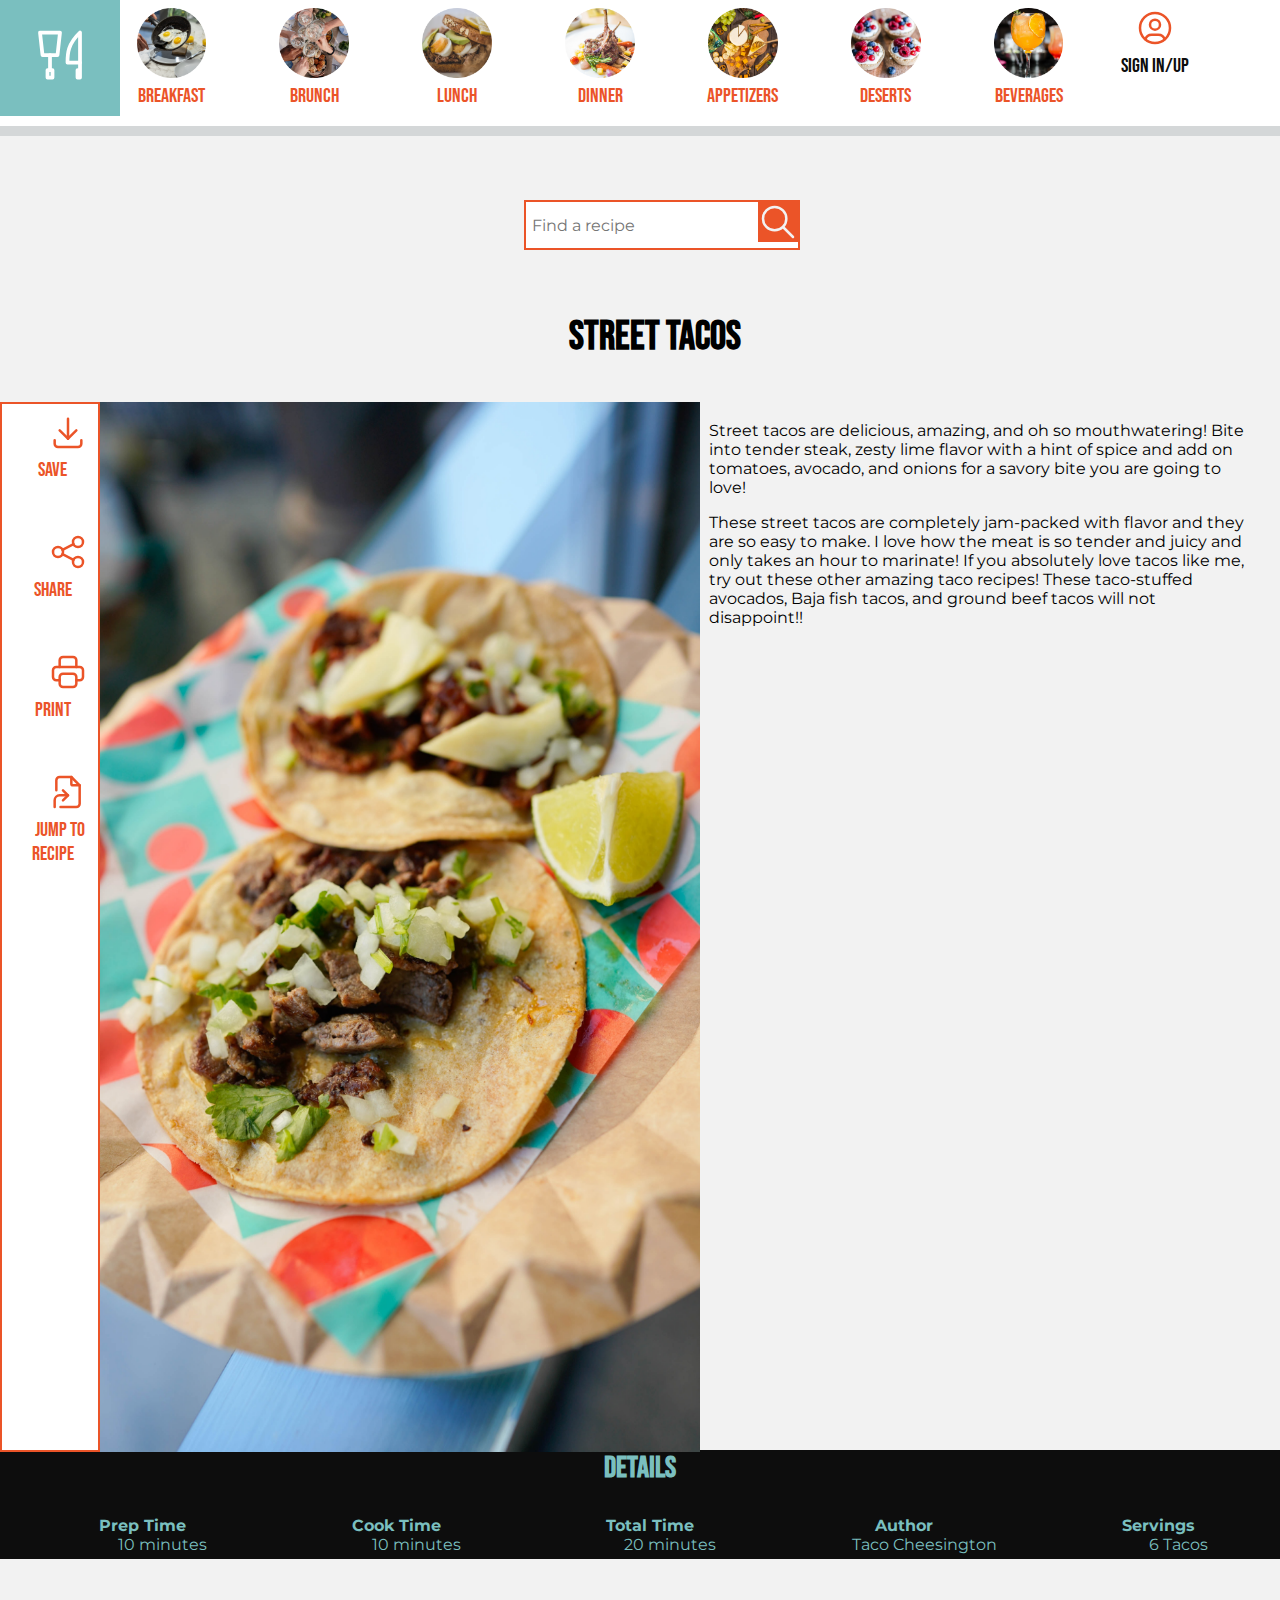
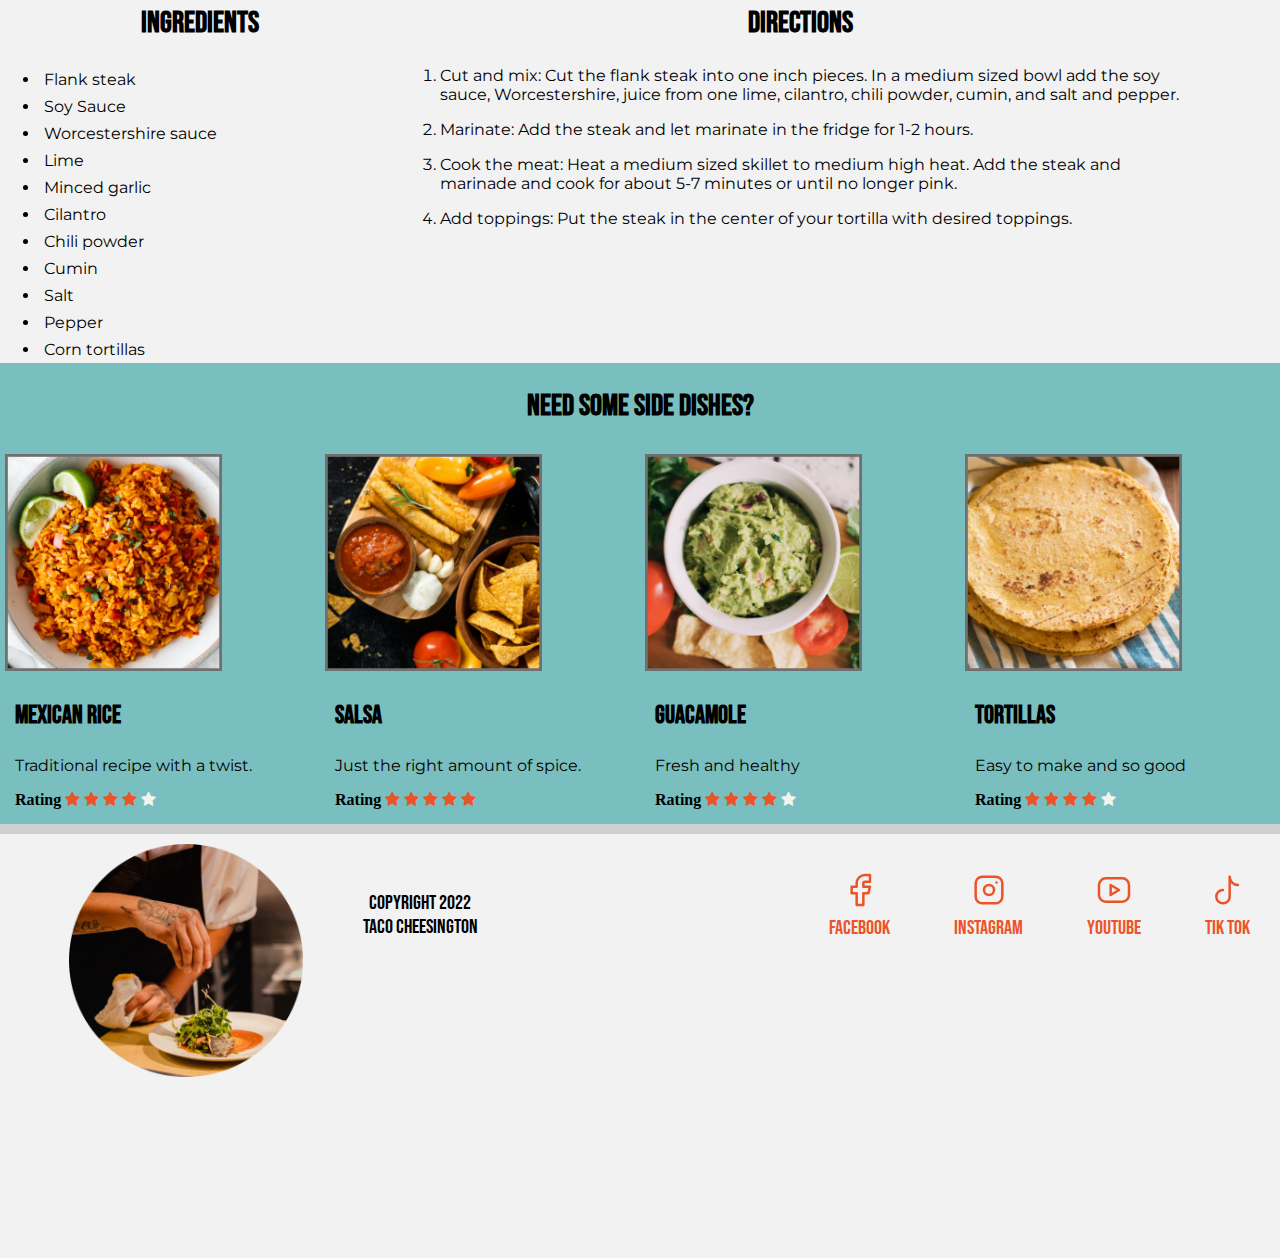
<file: index.html>
<!DOCTYPE html>
<html lang="en">

<head>
    <meta charset="UTF-8">
    <meta name="viewport" content="width=device-width, initial-scale=1.0">
    <!--links-->
    <link rel="preconnect" href="https://fonts.googleapis.com">
    <link rel="preconnect" href="https://fonts.gstatic.com" crossorigin>
    <link
        href="https://fonts.googleapis.com/css2?family=Bebas+Neue&family=Montserrat:ital,wght@0,100..900;1,100..900&display=swap"
        rel="stylesheet">

    <link rel="stylesheet" href="https://cdnjs.cloudflare.com/ajax/libs/font-awesome/4.7.0/css/font-awesome.min.css">
    <link rel="stylesheet" href="styles.css">

    <title>Good Eats- Street Tacos</title>

</head>

<body>
    <header>
        <h1>Street Tacos</h1>
    </header>
    <main>

        <!--SVG side menu-->
        <menu id="sideMenu">
            <li><a href="#"><svg xmlns="http://www.w3.org/2000/svg" class="icon icon-tabler icon-tabler-download"
                        width="40" height="40" viewBox="0 0 24 24" stroke-width="1.5" stroke="#EB5428" fill="none"
                        stroke-linecap="round" stroke-linejoin="round">
                        <path stroke="none" d="M0 0h24v24H0z" fill="none" />
                        <path d="M4 17v2a2 2 0 0 0 2 2h12a2 2 0 0 0 2 -2v-2" />
                        <polyline points="7 11 12 16 17 11" />
                        <line x1="12" y1="4" x2="12" y2="16" />
                    </svg><br>Save</a></li>

            <li><a href="#"><svg xmlns=" http://www.w3.org/2000/svg" class="icon icon-tabler icon-tabler-share"
                        width="40" height="40" viewBox="0 0 24 24" stroke-width="1.5" stroke="#EB5428" fill="none"
                        stroke-linecap="round" stroke-linejoin="round">
                        <path stroke="none" d="M0 0h24v24H0z" fill="none" />
                        <circle cx="6" cy="12" r="3" />
                        <circle cx="18" cy="6" r="3" />
                        <circle cx="18" cy="18" r="3" />
                        <line x1="8.7" y1="10.7" x2="15.3" y2="7.3" />
                        <line x1="8.7" y1="13.3" x2="15.3" y2="16.7" />
                    </svg><br>Share</a></li>

            <li><a href="#"><svg xmlns="http://www.w3.org/2000/svg" class="icon icon-tabler icon-tabler-printer"
                        width="40" height="40" viewBox="0 0 24 24" stroke-width="1.5" stroke="#EB5428" fill="none"
                        stroke-linecap="round" stroke-linejoin="round">
                        <path stroke="none" d="M0 0h24v24H0z" fill="none" />
                        <path d="M17 17h2a2 2 0 0 0 2 -2v-4a2 2 0 0 0 -2 -2h-14a2 2 0 0 0 -2 2v4a2 2 0 0 0 2 2h2" />
                        <path d="M17 9v-4a2 2 0 0 0 -2 -2h-6a2 2 0 0 0 -2 2v4" />
                        <rect x="7" y="13" width="10" height="8" rx="2" />
                    </svg><br>Print</a></li>

            <li><a href="#"><svg xmlns="http://www.w3.org/2000/svg" class="icon icon-tabler icon-tabler-file-symlink"
                        width="40" height="40" viewBox="0 0 24 24" stroke-width="1.5" stroke="#EB5428" fill="none"
                        stroke-linecap="round" stroke-linejoin="round">
                        <path stroke="none" d="M0 0h24v24H0z" fill="none" />
                        <path d="M4 21v-4a3 3 0 0 1 3 -3h5" />
                        <path d="M9 17l3 -3l-3 -3" />
                        <path d="M14 3v4a1 1 0 0 0 1 1h4" />
                        <path d="M5 11v-6a2 2 0 0 1 2 -2h7l5 5v11a2 2 0 0 1 -2 2h-9.5" />
                    </svg><br>Jump to Recipe</a></li>
        </menu>


        <!--image in main with 2 paragraphs-->

        <img src=" images/street-tacos.png" alt="two soft tacos on a white, orange and teal pattern paper">
        <div class="streetTaco">
            <p>Street tacos are delicious, amazing, and oh so mouthwatering! Bite into tender steak, zesty lime flavor
                with
                a hint of spice and add on tomatoes, avocado, and onions for a savory bite you are going to love!</p>
            <p>These street tacos are completely jam-packed with flavor and they are so easy to make. I love how the
                meat is
                so tender and juicy and only takes an hour to marinate! If you absolutely love tacos like me, try out
                these
                other amazing taco recipes! These taco-stuffed avocados, Baja fish tacos, and ground beef tacos will not
                disappoint!!</p>
        </div>

        <!--details section -->

        <section class="details">
            <h2>Details</h2>
            <dl>
                <dt>Prep Time</dt>
                <dd> 10 minutes</dd>
                <dt>Cook Time</dt>
                <dd> 10 minutes</dd>
                <dt>Total Time</dt>
                <dd>20 minutes</dd>
                <dt>Author</dt>
                <dd>Taco Cheesington</dd>
                <dt>Servings</dt>
                <dd> 6 Tacos</dd>
            </dl>
        </section>

        <!--White box recipe information area under details-->
        <div class="style-div">
            <section class="ingredients">
                <h2>Ingredients</h2>
                <ul>
                    <li>Flank steak</li>
                    <li>Soy Sauce</li>
                    <li>Worcestershire sauce</li>
                    <li>Lime</li>
                    <li>Minced garlic</li>
                    <li>Cilantro</li>
                    <li>Chili powder</li>
                    <li>Cumin</li>
                    <li>Salt</li>
                    <li>Pepper</li>
                    <li>Corn tortillas</li>
                </ul>
            </section>
            <section class="directions">
                <h2>Directions</h2>
                <ol>
                    <li>
                        <p>
                            Cut and mix: Cut the flank steak into one inch pieces. In a medium sized bowl add the soy
                            sauce, Worcestershire, juice from one lime, cilantro, chili powder, cumin, and salt and
                            pepper.
                        </p>
                    </li>

                    <li>
                        <p>
                            Marinate: Add the steak and let marinate in the fridge for 1-2 hours.
                        </p>
                    </li>
                    <li>
                        <p>Cook the meat: Heat a medium sized skillet to medium high heat. Add the steak and
                            marinade and
                            cook for about 5-7 minutes or until no longer pink.</p>
                    </li>
                    <li>
                        <p>Add toppings: Put the steak in the center of your tortilla with desired toppings.</p>
                    </li>
                </ol>
            </section>
        </div>
    </main>
    <!--more recipes background teal -->
    <aside>
        <h2>Need some side dishes?</h2>
        <div class="Lg-style">
            <figure>
                <img src="images/mexican-rice.png" alt="fried rice with lime on the side">

                <figcaption>
                    <h3>Mexican Rice</h3>
                    <p>Traditional recipe with a twist.</p>
                    <span><strong>Rating</strong></span>
                    <span class="fa fa-star checked"></span>
                    <span class="fa fa-star checked"></span>
                    <span class="fa fa-star checked"></span>
                    <span class="fa fa-star checked"></span>
                    <span class="fa fa-star unchecked"></span>
                </figcaption>
            </figure>


            <figure>
                <img src=" images/salsa.png"
                    alt="salsa in wooden bowel on wood cutting board with garlic peppers and tomatoes">
                <figcaption>
                    <h3>Salsa</h3>
                    <p>Just the right amount of spice.</p>
                    <span><strong>Rating</strong></span>
                    <span class="fa fa-star checked"></span>
                    <span class="fa fa-star checked"></span>
                    <span class="fa fa-star checked"></span>
                    <span class="fa fa-star checked"></span>
                    <span class="fa fa-star checked"></span>
                </figcaption>
            </figure>


            <figure>
                <img src="images/guacamole.png" alt="">
                <figcaption>
                    <h3>Guacamole</h3>
                    <p>Fresh and healthy</p>
                    <span><strong>Rating</strong></span>
                    <span class="fa fa-star checked"></span>
                    <span class="fa fa-star checked"></span>
                    <span class="fa fa-star checked"></span>
                    <span class="fa fa-star checked"></span>
                    <span class="fa fa-star unchecked"></span>
                </figcaption>
            </figure>

            <figure>
                <img src=" images/tortillas.png" alt="">
                <figcaption>
                    <h3>Tortillas</h3>
                    <p>Easy to make and so good</p>
                    <span><strong>Rating</strong></span>
                    <span class="fa fa-star checked"></span>
                    <span class="fa fa-star checked"></span>
                    <span class="fa fa-star checked"></span>
                    <span class="fa fa-star checked"></span>
                    <span class="fa fa-star unchecked"></span>
                </figcaption>
            </figure>
        </div>
    </aside>


    <!--Navigation-->
    <nav>
        <h4>Main Navigation</h4>
        <!--hamburger icon for drop down menu-->
        <a class="hamburger" href="#navbar"><svg xmlns="http://www.w3.org/2000/svg" width="40" height="40"
                style="enable-background:new 0 0 40 40" xml:space="preserve">
                <path
                    d="M36 17.6c.1 1.8.1 3.6.1 5.4.1 2.7 0 5.5-.9 8-.5 1.4-1.3 2.6-2.4 3.6-3.3 2.7-6 2.4-12.6 2.4-4.6 0-9.2.2-12.2-1.9-2.5-1.8-3.6-4.2-3.8-7.1-.2-3.6.1-7.2.1-10.8 0-2.6.6-5.1 1.9-7.4 2.5-4.5 7.3-7.5 12.4-8 .4-.1.9-.1 1.4-.1 5.2 0 10.1 2.6 13 6.8 1 1.5 1.8 3.1 2.3 4.9.4 1.3.6 2.7.7 4.2z"
                    style="fill:none;stroke:#eb5428;stroke-width:2;stroke-miterlimit:10" />
                <path
                    d="M36.1 22.6c0 .5-.1 1-.5 1.4-.5.7-1.4 1.2-2.6 1.3-2.8.2-5.8.1-8.6.1h-12c-1.3 0-2.6 0-3.8-.1-1.1 0-2.4 0-3.3-.6-.8-.6-1.2-1.4-1.2-2.2 0-.9.3-1.8 1.5-2.3.9-.4 2-.5 3.1-.5 1.4 0 2.8-.1 4.3-.1h14.5c1.2 0 2.3 0 3.5.1 1.7.1 3.3-.1 4.4 1 .3.6.7 1.3.7 1.9z"
                    style="fill:none;stroke:#fff;stroke-width:2.0832;stroke-miterlimit:10" />
                <path
                    d="M38.5 22.6c0 .9-.2 1.7-.5 2.5-.6 1.3-1.7 2.1-3 2.2-3.3.3-6.7.2-9.9.2H11.2c-1.5 0-3-.1-4.4-.1-1.3-.1-2.8 0-3.8-1-.9-1-1.3-2.5-1.3-3.8 0-1.6.3-3.1 1.7-4 1-.7 2.3-.8 3.5-.8 1.6-.1 3.3-.1 4.9-.1H28.5c1.3 0 2.7 0 4 .1 2 .1 3.8-.1 5.1 1.7.5.9.9 2 .9 3.1z"
                    style="fill:none;stroke:#eb5428;stroke-width:2.9408;stroke-miterlimit:10" />
            </svg><br>Menu</a>

        <!--main menu bar with image links-->


        <a href="#" class="home"><svg xmlns="http://www.w3.org/2000/svg"
                class="icon icon-tabler icon-tabler-tools-kitchen" width="60" height="60" viewBox="0 0 24 24"
                stroke-width="1.5" stroke="#ffffff" fill="none" stroke-linecap="round" stroke-linejoin="round">
                <path stroke="none" d="M0 0h24v24H0z" fill="none" />
                <path d="M4 3h8l-1 9h-6z" />
                <path d="M7 18h2v3h-2z" />
                <path d="M20 3v12h-5c-.023 -3.681 .184 -7.406 5 -12z" />
                <path d="M20 15v6h-1v-3" />
                <line x1="8" y1="12" x2="8" y2="18" />
            </svg></a>

        <div id="navbar">
            <ul>
                <li><a><img src="images/breakfast.png" alt="Two fried eggs in pan"><br>Breakfast</a></li>

                <li><a><img src="images/brunch.png" alt="6 hand with glasses toasting over table"><br>Brunch</a></li>

                <li><a><img src="images/lunch.png" alt="egg and avocado sandwich"><br>Lunch</a></li>

                <li><a><img src="images/dinner.png" alt="meat ribs on veggies fancy plated"><br>Dinner</a></li>

                <li><a><img src="images/appetizers.png" alt="cheese and fruit board"><br>Appetizers</a></li>

                <li><a><img src="images/desserts.png" alt="small berry cheesecakes"><br>Deserts</a></li>

                <li><a><img src="images/beverages.png" alt="orange cocktail drink"><br>Beverages</a></li>
            </ul>
        </div>
        <a href="#" class="avatar"><svg xmlns="http://www.w3.org/2000/svg"
                class="icon icon-tabler icon-tabler-user-circle" width="40" height="40" viewBox="0 0 24 24"
                stroke-width="1.5" stroke="#eb5428" fill="none" stroke-linecap="round" stroke-linejoin="round">
                <path stroke="none" d="M0 0h24v24H0z" fill="none" />
                <circle cx="12" cy="12" r="9" />
                <circle cx="12" cy="10" r="3" />
                <path d="M6.168 18.849a4 4 0 0 1 3.832 -2.849h4a4 4 0 0 1 3.834 2.855" />
            </svg><br>Sign in/up</a>

        <!--search bar-->
        <form>
            <div class="search">
                <input class="search-input" type="search" placeholder="Find a recipe">
                <span class="search-icon"><svg xmlns="http://www.w3.org/2000/svg"
                        class="icon icon-tabler icon-tabler-search" width="40" height="40" viewBox="0 0 24 24"
                        stroke-width="1.5" stroke="#f2f2f2" fill="none" stroke-linecap="round" stroke-linejoin="round">
                        <path stroke="none" d="M0 0h24v24H0z" fill="#EB5428" />
                        <circle cx="10" cy="10" r="7" />
                        <line x1="21" y1="21" x2="15" y2="15" />
                    </svg></span>
            </div>
        </form>
    </nav>
    <!---Footer with legal info-->
    <footer>
        <section id="social">
            <h4>Connect</h4>
            <ul>
                <li><a href="#https://www.facebook.com/"><svg xmlns="http://www.w3.org/2000/svg"
                            class="icon icon-tabler icon-tabler-brand-facebook" width="40" height="40"
                            viewBox="0 0 24 24" stroke-width="1.5" stroke="#EB5428" fill="none" stroke-linecap="round"
                            stroke-linejoin="round">
                            <path stroke="none" d="M0 0h24v24H0z" fill="none" />
                            <path d="M7 10v4h3v7h4v-7h3l1 -4h-4v-2a1 1 0 0 1 1 -1h3v-4h-3a5 5 0 0 0 -5 5v2h-3" />
                        </svg><br>Facebook</a></li>

                <li><a href="#https://www.instagram.com/"><svg xmlns="http://www.w3.org/2000/svg"
                            class="icon icon-tabler icon-tabler-brand-instagram" width="40" height="40"
                            viewBox="0 0 24 24" stroke-width="1.5" stroke="#EB5428" fill="none" stroke-linecap="round"
                            stroke-linejoin="round">
                            <path stroke="none" d="M0 0h24v24H0z" fill="none" />
                            <rect x="4" y="4" width="16" height="16" rx="4" />
                            <circle cx="12" cy="12" r="3" />
                            <line x1="16.5" y1="7.5" x2="16.5" y2="7.501" />
                        </svg><br>Instagram</a></li>

                <li><a href="#https://www.youtube.com/"><svg xmlns="http://www.w3.org/2000/svg"
                            class="icon icon-tabler icon-tabler-brand-youtube" width="40" height="40"
                            viewBox="0 0 24 24" stroke-width="1.5" stroke="#EB5428" fill="none" stroke-linecap="round"
                            stroke-linejoin="round">
                            <path stroke="none" d="M0 0h24v24H0z" fill="none" />
                            <rect x="3" y="5" width="18" height="14" rx="4" />
                            <path d="M10 9l5 3l-5 3z" />
                        </svg><br>YouTube</a></li>

                <li><a href="#https://www.tiktok.com/"><svg xmlns="http://www.w3.org/2000/svg"
                            class="icon icon-tabler icon-tabler-brand-tiktok" width="40" height="40" viewBox="0 0 24 24"
                            stroke-width="1.5" stroke="#EB5428" fill="none" stroke-linecap="round"
                            stroke-linejoin="round">
                            <path stroke="none" d="M0 0h24v24H0z" fill="none" />
                            <path d="M9 12a4 4 0 1 0 4 4v-12a5 5 0 0 0 5 5" />
                        </svg><br>Tik tok</a></li>
            </ul>
        </section>

        <div class="legal">
            <img src="images/taco-cheesington.png" alt="plating dish at Taco Cheesington">
            <div>
                <small>Copyright 2022</small>
                <small>Taco Cheesington</small>
            </div>
        </div>


    </footer>

</body>

</html>
</file>
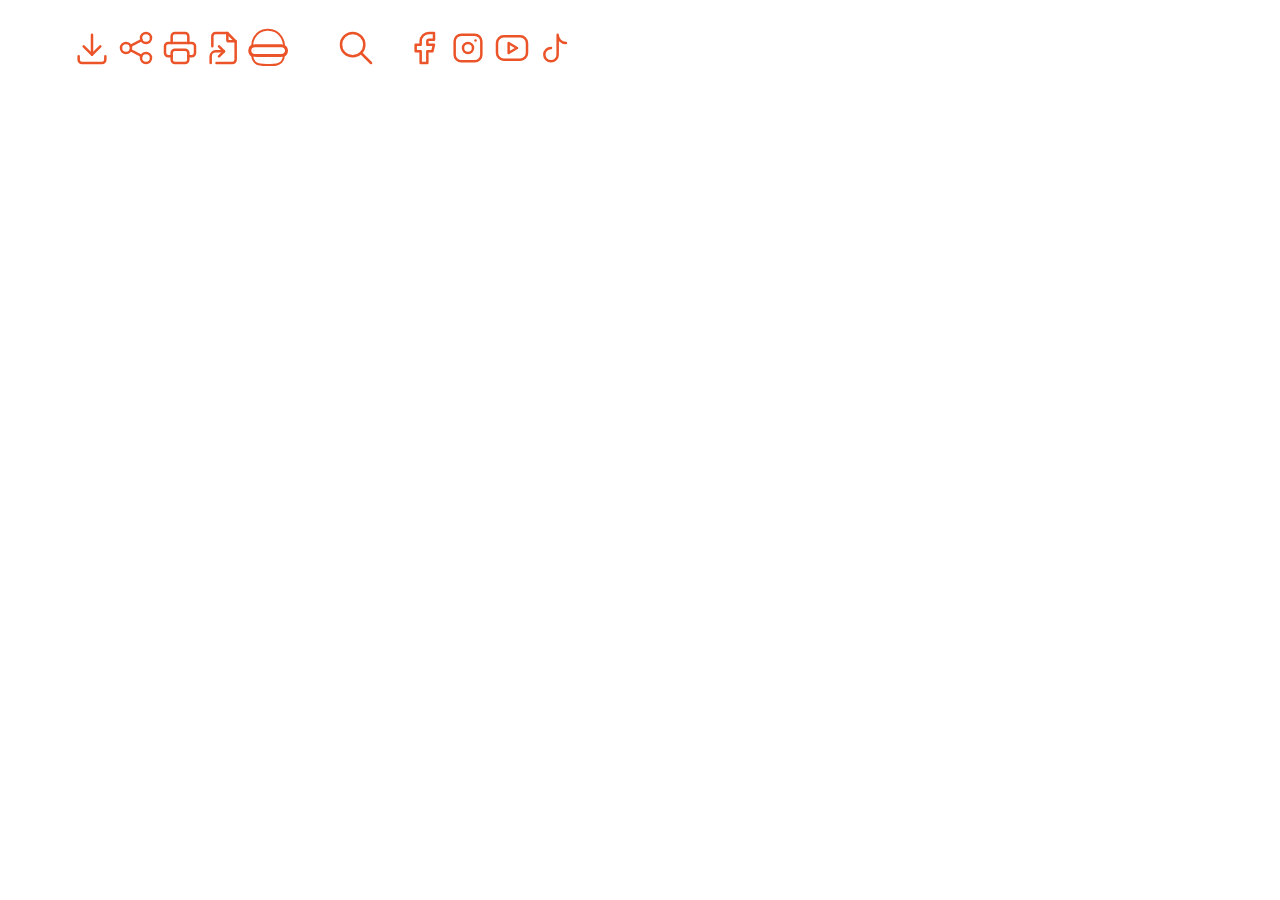
<file: svgs.html>
<!DOCTYPE html>
<html lang="en">

<head>
  <meta charset="UTF-8">
  <meta http-equiv="X-UA-Compatible" content="IE=edge">
  <meta name="viewport" content="width=device-width, initial-scale=1.0">
  <title>SVGs</title>
</head>

<body>
  <!--logo-->
  <svg xmlns="http://www.w3.org/2000/svg" class="icon icon-tabler icon-tabler-tools-kitchen" width="60" height="60"
    viewBox="0 0 24 24" stroke-width="1.5" stroke="#ffffff" fill="none" stroke-linecap="round" stroke-linejoin="round">
    <path stroke="none" d="M0 0h24v24H0z" fill="none" />
    <path d="M4 3h8l-1 9h-6z" />
    <path d="M7 18h2v3h-2z" />
    <path d="M20 3v12h-5c-.023 -3.681 .184 -7.406 5 -12z" />
    <path d="M20 15v6h-1v-3" />
    <line x1="8" y1="12" x2="8" y2="18" />
  </svg>
  <!--save-->

  <svg xmlns="http://www.w3.org/2000/svg" class="icon icon-tabler icon-tabler-download" width="40" height="40"
    viewBox="0 0 24 24" stroke-width="1.5" stroke="#EB5428" fill="none" stroke-linecap="round" stroke-linejoin="round">
    <path stroke="none" d="M0 0h24v24H0z" fill="none" />
    <path d="M4 17v2a2 2 0 0 0 2 2h12a2 2 0 0 0 2 -2v-2" />
    <polyline points="7 11 12 16 17 11" />
    <line x1="12" y1="4" x2="12" y2="16" />
  </svg>

  <!--share-->
  <svg xmlns="http://www.w3.org/2000/svg" class="icon icon-tabler icon-tabler-share" width="40" height="40"
    viewBox="0 0 24 24" stroke-width="1.5" stroke="#EB5428" fill="none" stroke-linecap="round" stroke-linejoin="round">
    <path stroke="none" d="M0 0h24v24H0z" fill="none" />
    <circle cx="6" cy="12" r="3" />
    <circle cx="18" cy="6" r="3" />
    <circle cx="18" cy="18" r="3" />
    <line x1="8.7" y1="10.7" x2="15.3" y2="7.3" />
    <line x1="8.7" y1="13.3" x2="15.3" y2="16.7" />
  </svg>
  <!--print-->
  <svg xmlns="http://www.w3.org/2000/svg" class="icon icon-tabler icon-tabler-printer" width="40" height="40"
    viewBox="0 0 24 24" stroke-width="1.5" stroke="#EB5428" fill="none" stroke-linecap="round" stroke-linejoin="round">
    <path stroke="none" d="M0 0h24v24H0z" fill="none" />
    <path d="M17 17h2a2 2 0 0 0 2 -2v-4a2 2 0 0 0 -2 -2h-14a2 2 0 0 0 -2 2v4a2 2 0 0 0 2 2h2" />
    <path d="M17 9v-4a2 2 0 0 0 -2 -2h-6a2 2 0 0 0 -2 2v4" />
    <rect x="7" y="13" width="10" height="8" rx="2" />
  </svg>
  <!--jump-->
  <svg xmlns="http://www.w3.org/2000/svg" class="icon icon-tabler icon-tabler-file-symlink" width="40" height="40"
    viewBox="0 0 24 24" stroke-width="1.5" stroke="#EB5428" fill="none" stroke-linecap="round" stroke-linejoin="round">
    <path stroke="none" d="M0 0h24v24H0z" fill="none" />
    <path d="M4 21v-4a3 3 0 0 1 3 -3h5" />
    <path d="M9 17l3 -3l-3 -3" />
    <path d="M14 3v4a1 1 0 0 0 1 1h4" />
    <path d="M5 11v-6a2 2 0 0 1 2 -2h7l5 5v11a2 2 0 0 1 -2 2h-9.5" />
  </svg>
  <!--hamburger-->
  <svg xmlns="http://www.w3.org/2000/svg" width="40" height="40" style="enable-background:new 0 0 40 40"
    xml:space="preserve">
    <path
      d="M36 17.6c.1 1.8.1 3.6.1 5.4.1 2.7 0 5.5-.9 8-.5 1.4-1.3 2.6-2.4 3.6-3.3 2.7-6 2.4-12.6 2.4-4.6 0-9.2.2-12.2-1.9-2.5-1.8-3.6-4.2-3.8-7.1-.2-3.6.1-7.2.1-10.8 0-2.6.6-5.1 1.9-7.4 2.5-4.5 7.3-7.5 12.4-8 .4-.1.9-.1 1.4-.1 5.2 0 10.1 2.6 13 6.8 1 1.5 1.8 3.1 2.3 4.9.4 1.3.6 2.7.7 4.2z"
      style="fill:none;stroke:#eb5428;stroke-width:2;stroke-miterlimit:10" />
    <path
      d="M36.1 22.6c0 .5-.1 1-.5 1.4-.5.7-1.4 1.2-2.6 1.3-2.8.2-5.8.1-8.6.1h-12c-1.3 0-2.6 0-3.8-.1-1.1 0-2.4 0-3.3-.6-.8-.6-1.2-1.4-1.2-2.2 0-.9.3-1.8 1.5-2.3.9-.4 2-.5 3.1-.5 1.4 0 2.8-.1 4.3-.1h14.5c1.2 0 2.3 0 3.5.1 1.7.1 3.3-.1 4.4 1 .3.6.7 1.3.7 1.9z"
      style="fill:none;stroke:#fff;stroke-width:2.0832;stroke-miterlimit:10" />
    <path
      d="M38.5 22.6c0 .9-.2 1.7-.5 2.5-.6 1.3-1.7 2.1-3 2.2-3.3.3-6.7.2-9.9.2H11.2c-1.5 0-3-.1-4.4-.1-1.3-.1-2.8 0-3.8-1-.9-1-1.3-2.5-1.3-3.8 0-1.6.3-3.1 1.7-4 1-.7 2.3-.8 3.5-.8 1.6-.1 3.3-.1 4.9-.1H28.5c1.3 0 2.7 0 4 .1 2 .1 3.8-.1 5.1 1.7.5.9.9 2 .9 3.1z"
      style="fill:none;stroke:#eb5428;stroke-width:2.9408;stroke-miterlimit:10" />
  </svg>
  <!--avatar-->
  <svg xmlns="http://www.w3.org/2000/svg" class="icon icon-tabler icon-tabler-user-circle" width="40" height="40"
    viewBox="0 0 24 24" stroke-width="1.5" stroke="#ffffff" fill="none" stroke-linecap="round" stroke-linejoin="round">
    <path stroke="none" d="M0 0h24v24H0z" fill="none" />
    <circle cx="12" cy="12" r="9" />
    <circle cx="12" cy="10" r="3" />
    <path d="M6.168 18.849a4 4 0 0 1 3.832 -2.849h4a4 4 0 0 1 3.834 2.855" />
  </svg>
  <!--search-->
  <svg xmlns="http://www.w3.org/2000/svg" class="icon icon-tabler icon-tabler-search" width="40" height="40"
    viewBox="0 0 24 24" stroke-width="1.5" stroke="#EB5428" fill="none" stroke-linecap="round" stroke-linejoin="round">
    <path stroke="none" d="M0 0h24v24H0z" fill="none" />
    <circle cx="10" cy="10" r="7" />
    <line x1="21" y1="21" x2="15" y2="15" />
  </svg>
  <!--star-->
  <svg xmlns="http://www.w3.org/2000/svg" class="icon icon-tabler icon-tabler-star" width="20" height="20"
    viewBox="0 0 24 24" stroke-width="1.5" stroke="#ffffff" fill="#ffffff" stroke-linecap="round"
    stroke-linejoin="round">
    <path stroke="none" d="M0 0h24v24H0z" fill="none" />
    <path
      d="M12 17.75l-6.172 3.245l1.179 -6.873l-5 -4.867l6.9 -1l3.086 -6.253l3.086 6.253l6.9 1l-5 4.867l1.179 6.873z" />
  </svg>
  <!--facebook-->
  <svg xmlns="http://www.w3.org/2000/svg" class="icon icon-tabler icon-tabler-brand-facebook" width="40" height="40"
    viewBox="0 0 24 24" stroke-width="1.5" stroke="#EB5428" fill="none" stroke-linecap="round" stroke-linejoin="round">
    <path stroke="none" d="M0 0h24v24H0z" fill="none" />
    <path d="M7 10v4h3v7h4v-7h3l1 -4h-4v-2a1 1 0 0 1 1 -1h3v-4h-3a5 5 0 0 0 -5 5v2h-3" />
  </svg>
  <!--instagram-->
  <svg xmlns="http://www.w3.org/2000/svg" class="icon icon-tabler icon-tabler-brand-instagram" width="40" height="40"
    viewBox="0 0 24 24" stroke-width="1.5" stroke="#EB5428" fill="none" stroke-linecap="round" stroke-linejoin="round">
    <path stroke="none" d="M0 0h24v24H0z" fill="none" />
    <rect x="4" y="4" width="16" height="16" rx="4" />
    <circle cx="12" cy="12" r="3" />
    <line x1="16.5" y1="7.5" x2="16.5" y2="7.501" />
  </svg>
  <!--youtube-->
  <svg xmlns="http://www.w3.org/2000/svg" class="icon icon-tabler icon-tabler-brand-youtube" width="40" height="40"
    viewBox="0 0 24 24" stroke-width="1.5" stroke="#EB5428" fill="none" stroke-linecap="round" stroke-linejoin="round">
    <path stroke="none" d="M0 0h24v24H0z" fill="none" />
    <rect x="3" y="5" width="18" height="14" rx="4" />
    <path d="M10 9l5 3l-5 3z" />
  </svg>
  <!--tiktok-->
  <svg xmlns="http://www.w3.org/2000/svg" class="icon icon-tabler icon-tabler-brand-tiktok" width="40" height="40"
    viewBox="0 0 24 24" stroke-width="1.5" stroke="#EB5428" fill="none" stroke-linecap="round" stroke-linejoin="round">
    <path stroke="none" d="M0 0h24v24H0z" fill="none" />
    <path d="M9 12a4 4 0 1 0 4 4v-12a5 5 0 0 0 5 5" />
  </svg>
</body>

</html>
</file>
<file: styles.css>
/* root selector for CSS color variables */
:root {
    --teal: #7abfbf;
    --sky: rgba(122, 191, 191, .5);
    --white: #f2f2f2;
    --black: #0d0d0d;
    --red: #eb5428;
}

/*global body styles*/

* {
    box-sizing: border-box;
}

html {
    background-color: var(--sky);
}

header {
    width: 414px;
    text-align: center;
    margin-top: 100px;
}

body {
    margin: 0 auto;
    background-color: var(--white);
    display: grid;
    grid-template-columns: 1fr;
    width: 414px;
}

nav {
    grid-row: 1;
}

form {
    grid-row: 2;
    margin: 10px 0px 0px 80px;

}

aside {
    background-color: var(--teal);
    width: 414px;
}

/*Fonts*/
h1 {
    font-family: "Bebas Neue", sans-serif;
    font-size: 40px;

}

h2 {
    font-family: "Bebas Neue", sans-serif;
    font-size: 30px;
}

h3 {
    font-family: "Bebas Neue", sans-serif;
    font-size: 25px;
}

h4 {
    display: none;
}

nav a,
nav span,
menu li,
#social li,
footer small {
    font-family: "Bebas Neue", sans-serif;
    font-size: 20px;
}

p,
dd,
li,
nav,
input {
    font-family: "Montserrat", sans-serif;
    font-weight: 400;
    font-size: 16px;
}

dt {
    font-family: "Montserrat", sans-serif;
    font-weight: 700;
    font-size: 16px;
}

/*----------------Mobile first styles------------------*/

/*main*/
main {
    width: 414px;

}

main img {
    width: 100%;
}

/*SVG icon links*/
#sideMenu li {
    display: inline-flex;
    text-align: center;
}

menu a {
    text-decoration: none;
    color: var(--red);
    margin: 0px 15px 0px 15px;
}

menu a:hover {
    background-color: var(--sky);
}

/*main headers*/
main h2 {

    text-align: center;
    margin-top: 30px;
}

.streetTaco {
    margin: 4px;
    padding: 5px;
}

/*main detail list*/
dl {
    display: grid;
    grid-template-columns: 90px 200px;
    width: 400px;
    margin-left: 10px;
}


/*ul ol list spacing*/
.ingredients ul {
    margin: 0;
}

.ingredients li {
    padding: 4px;
}

.directions ol {
    margin: 0;
}


/*aside*/
aside {
    width: 414px;
    display: grid;
    grid-template-columns: 1fr;
}

aside h2 {
    grid-column: 1/-1;
    text-align: center;
}

aside img {
    width: 30%;
    height: 30%;
}

aside figure {
    display: inline-flex;
    margin: 5px;

}

aside figcaption {
    margin-left: 10px;
}

.unchecked {
    color: var(--white);
}

.checked {
    color: var(--red);
}

/*navigation*/
nav {
    background-color: #ffffff;
    border-bottom: 10px solid rgba(177, 183, 184, 0.55);
    display: flex;
    flex-wrap: wrap;
    text-align: center;

}

#navbar {
    display: none;
}

nav a {
    display: block;
    padding: .5rem;
}

nav ul {
    list-style-type: none;
    margin: 0;
    padding: 0;
    display: flex;
    font-size: 16px;
    color: var(--red);
}

nav a:hover {
    color: var(--red);
    background-color: var(--teal);
}

.hamburger {
    text-decoration: none;
    color: var(--black);
    width: 110px;
}

.home {
    width: 190px;
    align-content: center;
    background-color: var(--red);
}

.avatar {
    text-decoration: none;
    color: var(--black);
    width: 110px;
}

/*form search bar*/
.search {
    position: relative;
    top: 100px;
    width: max-content;
    display: flex;
    align-items: center;
    background-color: #ffffff;
    border: 2px solid var(--red);
}

.search-input {
    padding: 6px;
    outline: none;
    border: none;
}

/*footer*/
footer {
    border-top: 10px solid rgba(177, 183, 184, 0.55);
}

/* footer social SVG icon links*/
footer {
    width: 414px;
    display: grid;
    grid-template-columns: 1fr;
}

#social li {
    text-decoration: none;
    display: inline-flex;
}

#social a {
    text-decoration: none;
    color: var(--red);
    text-align: center;
    margin: 0px 10px 0px 10px;
}

#social a:hover {
    background-color: var(--sky);
}

footer img {
    grid-row: 2;
    width: 70%;
    height: 70%;
    object-fit: contain;
    margin-left: 45px;
}

footer small {
    display: block;
    text-align: center;
}

/*----------------MEDIA QUERY 768PX-------------------------------------*/

@media(min-width:768px) {
    body {
        width: 768px;
    }

    header {
        width: 768px;
        text-align: start;
        margin: 15px;
    }

    /*nav*/
    nav {
        width: 768px;
        position: relative;
        background-color: #ffffff;
        border-bottom: 10px solid rgba(177, 183, 184, 0.55);
        display: grid;
        grid-template-columns: 100px 550px 100px;
        grid-template-rows: 100px 100px;
    }

    #navbar {
        display: flex;
        grid-column: 1/-1;
        grid-row: 2;
    }

    #navbar img {
        width: 55%;
        height: 55%;
        object-fit: contain;
    }

    nav a {
        display: block;
        padding: .5rem;
    }

    nav ul {
        list-style-type: none;
        margin: 0;
        padding: 0;
        display: flex;
        font-size: 16px;
        color: var(--red);
    }

    .hamburger {
        display: none;
    }

    .home {
        width: 120px;
        align-content: center;
        background-color: var(--red);
    }

    .avatar {
        grid-column: 3/-1;

    }

    /*form search area*/
    .search {
        position: absolute;
        right: 140px;
        top: 20px;
    }

    /*main*/
    main {
        width: 768px;
    }

    /*SVG icon links*/
    #sideMenu {
        display: flex;
        width: 768px;
        margin: 0;
        padding: .5rem;
        position: absolute;
        background-color: var(--sky);
    }

    #sideMenu li {
        flex: 0.4;
        padding-left: 20px;
    }

    /*Details section main*/
    dl {
        display: grid;
        grid-template-columns: 100px 200px;
        width: 100%;
        justify-content: center;
    }

    /* ingredients and Directions style*/
    .style-div {
        display: grid;
        grid-template-columns: 230px 530px;
    }

    /*aside*/
    aside {
        width: 768px;
    }

    aside img {
        width: 40%;
        height: 80%;
    }

    .Lg-style {
        display: grid;
        grid-template-columns: 360px 360px;
    }

    /*footer*/
    footer {
        width: 768px;
        display: grid;
        grid-template-columns: 200px 460px;
    }

    #social {
        position: relative;
        grid-column: 2/-1;
        grid-row: 1;
        display: flex;
        justify-content: end;
    }

    #social li {
        display: inline-flex;
        text-align: center;
    }

    footer img {
        width: 70%;
        height: 70%;
        object-fit: contain;
    }
}

/*------------------MEDIA QUERY 1280PX--------------------------------*/
@media(min-width:1280px) {
    body {
        width: 1280px;
    }

    header {
        width: 1280px;
        text-align: center;
        margin-top: 150px;
        ;

    }

    /*nav*/
    nav {
        width: 1280px;
        position: relative;
        background-color: #ffffff;
        border-bottom: 10px solid rgba(177, 183, 184, 0.55);
        display: grid;
        grid-template-columns: 100px 950px 50px;
        grid-template-rows: 1fr;
    }

    #navbar {
        display: flex;
        grid-column: 2/4;
        grid-row: 1;
        align-items: center;
    }

    #navbar img {
        width: 55%;
        height: 55%;
        object-fit: contain;
    }

    nav a {
        display: block;
        padding: .5rem;
    }

    nav ul {
        list-style-type: none;
        margin: 0;
        padding: 0;
        display: flex;
        font-size: 16px;
        color: var(--red);
    }

    .avatar {
        grid-column: 4/-1;

    }

    .home {
        width: 120px;
        align-content: center;
        background-color: var(--red);
    }

    /*main move next to image*/
    main {
        width: 1280px;

    }

    main img {
        width: 700px;
    }

    .streetTaco {

        position: relative;
        width: 550px;
        left: 700px;
        bottom: 1060px;
    }



    /*search bar*/
    .search {
        top: 200px;
        right: 480px;
    }

    /*main SVG bar*/
    #sideMenu {
        display: block;
        width: 100px;
        height: 1050px;
        background-color: white;
        position: absolute;
        border: 2px solid var(--red);
    }

    #sideMenu li {
        display: block;
        margin-bottom: 50px;

    }


    /*Details bar*/
    .details {
        width: 100%;
        background-color: var(--black);
        color: var(--teal);
        margin-top: -288px;
    }

    dl {
        display: grid;
        grid-template-columns: 1fr 1fr 1fr 1fr 1fr;
        justify-items: center;
        padding: 5px;
    }

    dt {
        grid-row: 1;
    }

    dd {
        grid-row: 2;
    }




    /* ingredients and Directions style*/
    .style-div {
        display: grid;
        grid-template-columns: 400px 800px;
    }

    /*aside*/

    aside {
        width: 1280px;
        display: block;

    }

    aside h2 {
        text-align: center;
    }

    aside img {
        width: 70%;
        height: 70%;
    }

    .Lg-style {
        display: flex;
    }

    aside figure {
        display: block;
        width: 60%;
        height: 60%;
    }

    aside figcaption {
        margin-bottom: 10px;
    }



    /*footer*/
    footer {
        width: 1280px;
        grid-template-columns: 1fr 1fr;
    }

    #social li {
        margin: 20px;
    }

    footer img {
        width: 55%;
        height: 55%;
        object-fit: contain;
        margin: 10px;
    }

    .legal small {
        position: relative;
        bottom: 200px;
        left: 100px;
    }
}

/*------------EXTRA CREDIT PRINT MEDIA QUERY-----------------*/
@media print {


    /*do not display nav ( I include menu as a form of navigation for the page) as or images*/
    nav,
    img,
    menu {
        display: none;
    }

    /*page format*/



    body,
    header,
    main,
    .streetTaco,
    .style-div,
    .ingredients,
    .directions,
    .details,
    dl,
    aside,
    .Lg-style,
    aside figure,
    footer,
    #social,
    .legal {
        width: 100%;
        display: block;
        margin-bottom: 0px;
        margin-top: 4px;
    }

    .details {
        columns: 6;
        border: 1px solid black;
        margin-bottom: 5px;
    }

    .style-div {
        columns: 2;
        margin-top: 3px;
    }

    .Lg-style {
        columns: 4;
        gap: 1px;
    }

    figure {
        border: 1px solid white;
    }

    #social {
        columns: 2;
        ;

    }

    /*font change to serif  and size*/
    h1 {
        font-family: Georgia, 'Times New Roman', Times, serif;
        font-size: 20px;



    }

    h2 {
        font-family: Georgia, 'Times New Roman', Times, serif;
        font-size: 15px;
        margin-top: 0px;
    }

    h3 {
        font-family: Georgia, 'Times New Roman', Times, serif;
        font-size: 10px;
    }

    h4 {
        display: none;
    }

    nav a,
    nav span,
    menu li,
    #social li,
    footer small {
        font-family: Georgia, 'Times New Roman', Times, serif;
        font-size: 10px;
    }

    p,
    dd,
    li,
    nav,
    input {
        font-family: Georgia, 'Times New Roman', Times, serif;
        font-weight: 400;
        font-size: 16px;
    }

    dt {
        font-family: Georgia, 'Times New Roman', Times, serif;
        font-weight: 700;
        font-size: 16px;
    }

    /*replace hyperlinks with full URL*/
    a[href]::after {
        content: " (" attr(href) ")";
        font-size: 10px;
    }

    #social a[href] {
        display: block;
        margin-bottom: 0.1in;
    }

    #social a[href]::after {
        content: " " attr(href);
    }

    @page {
        margin: 0.5in;
    }
}
</file>
